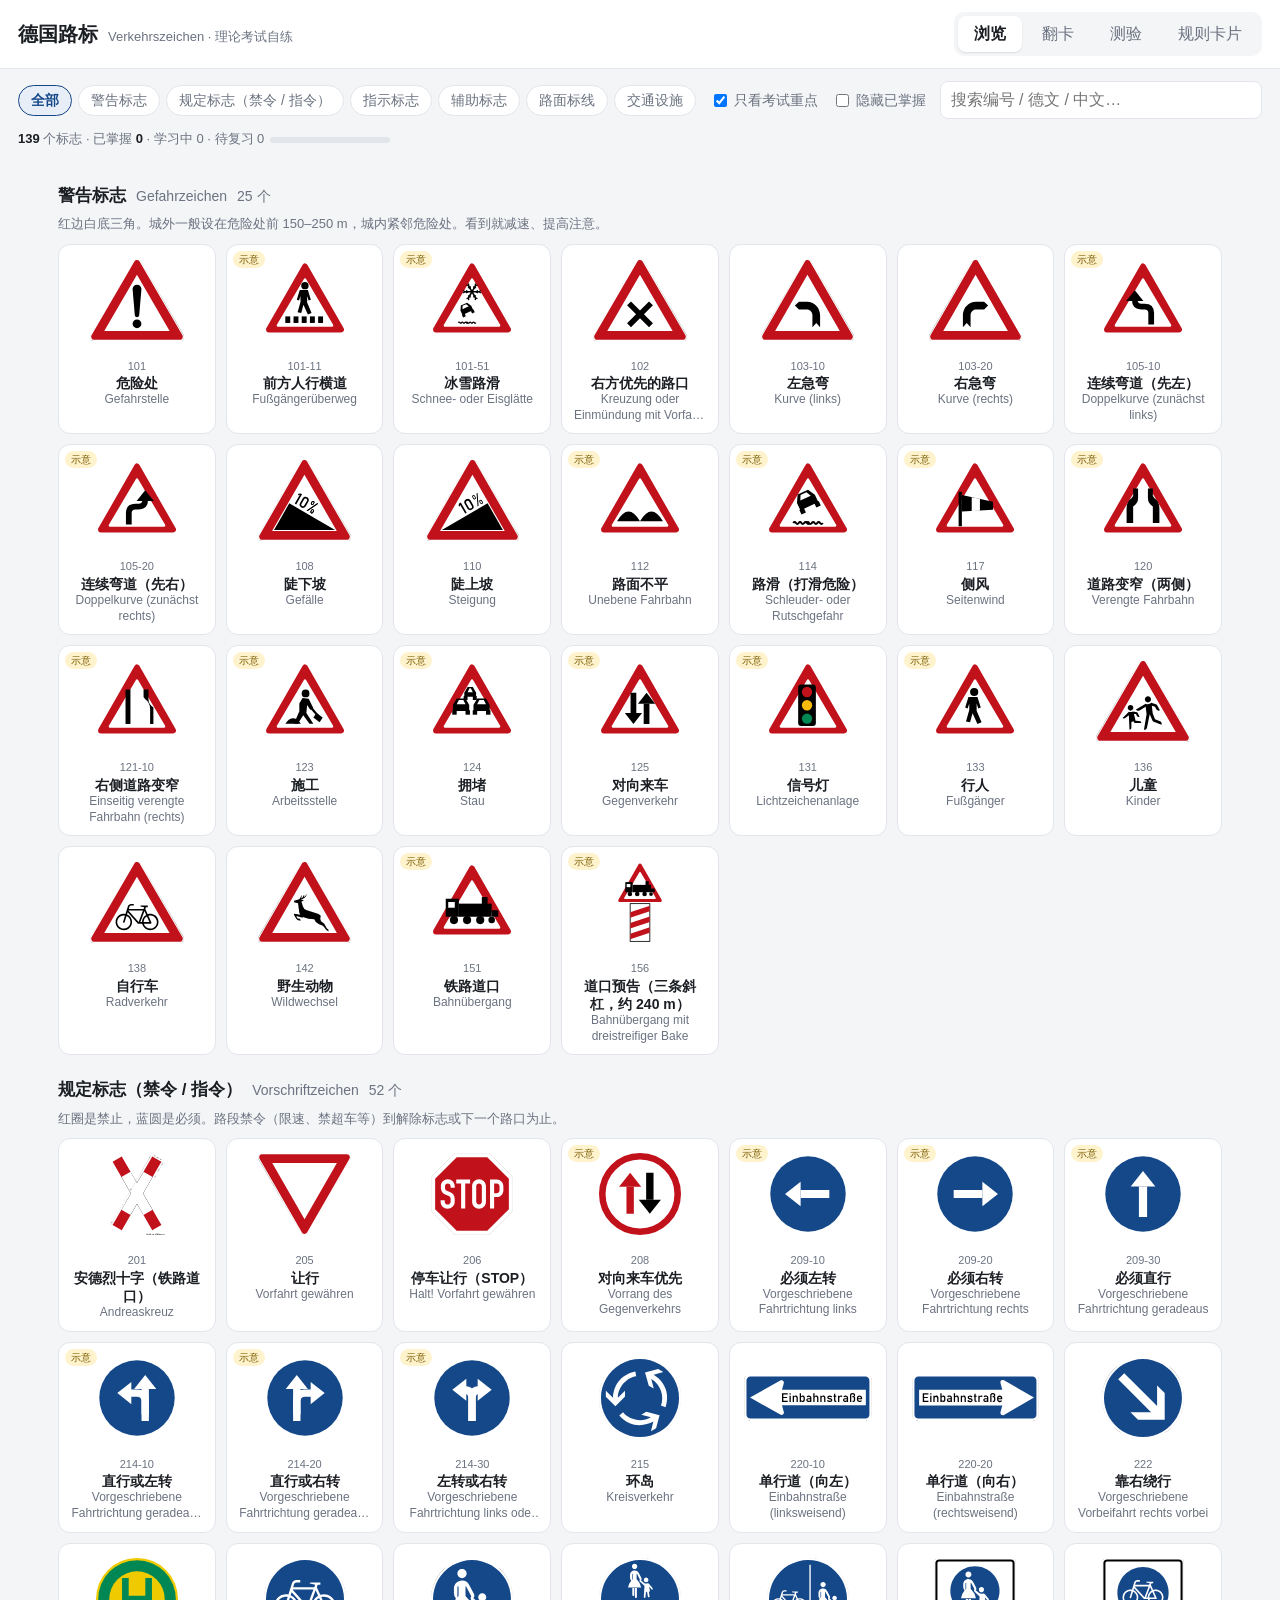
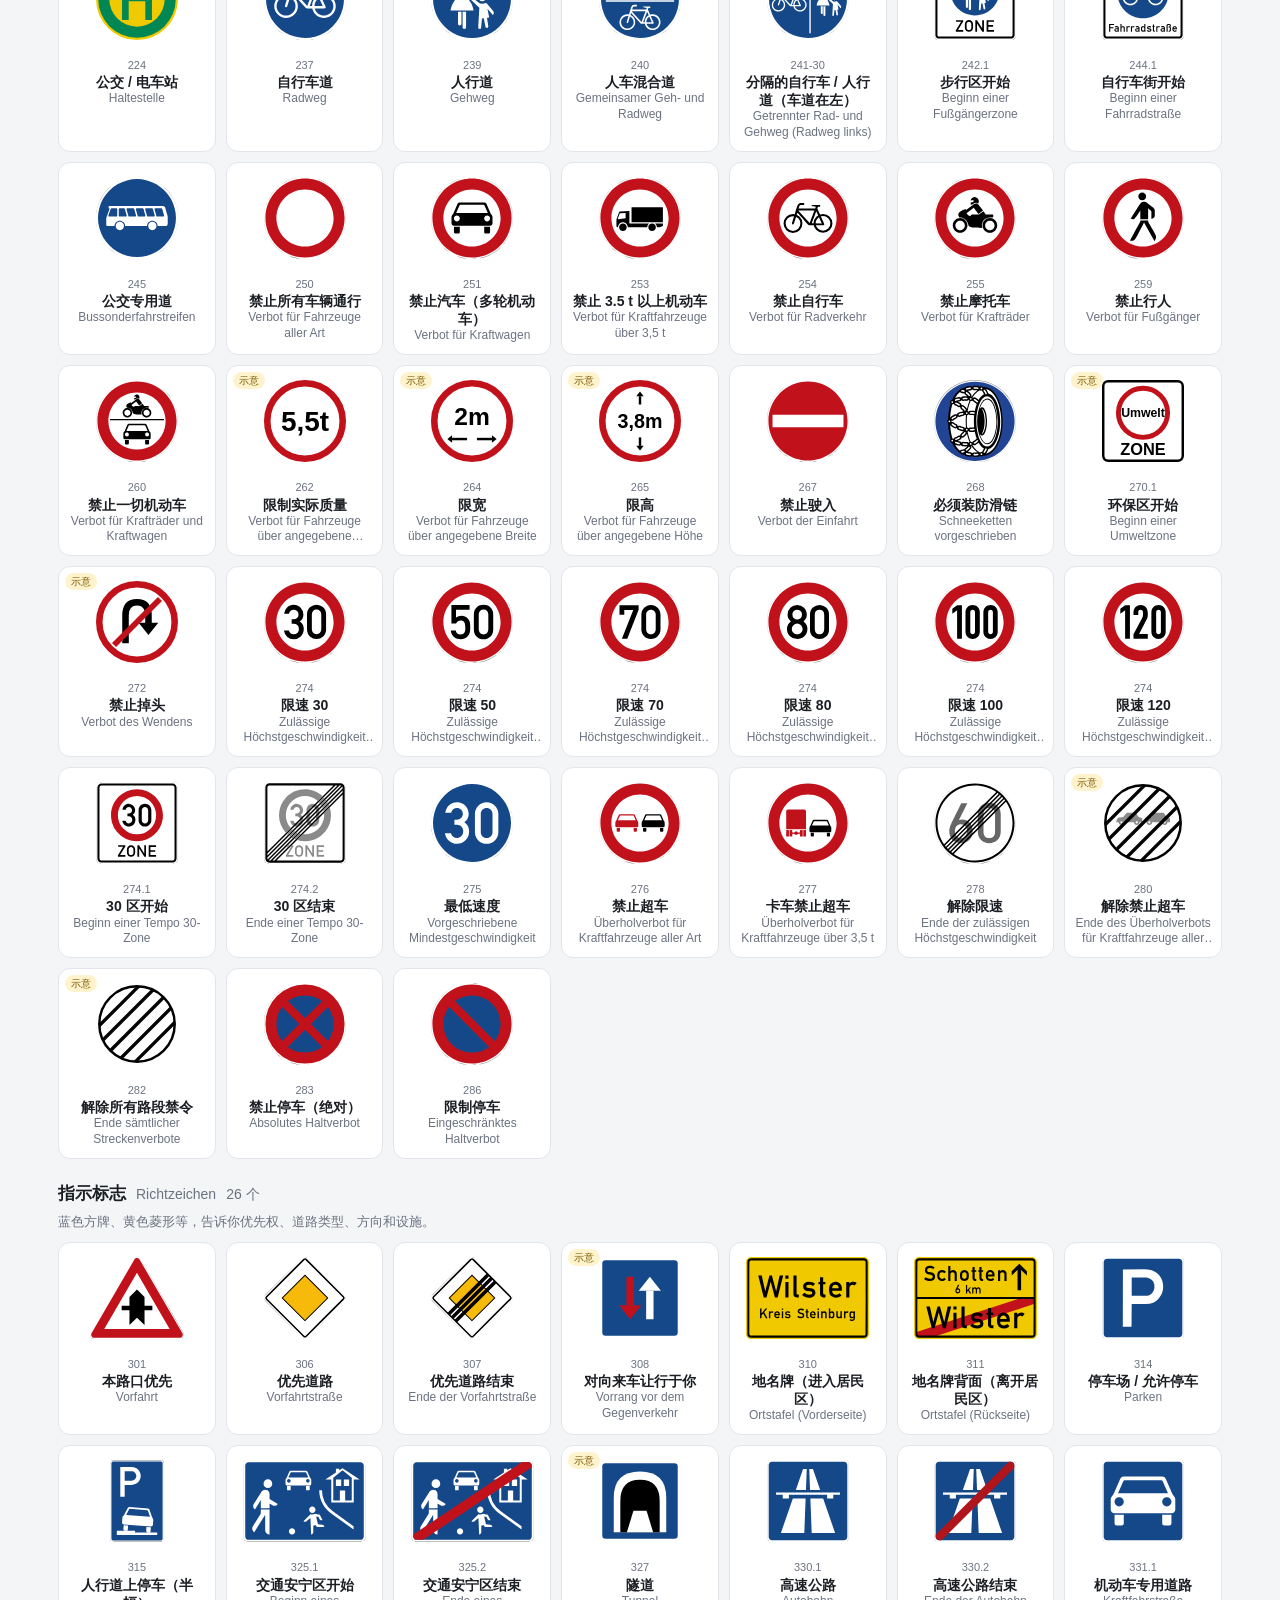
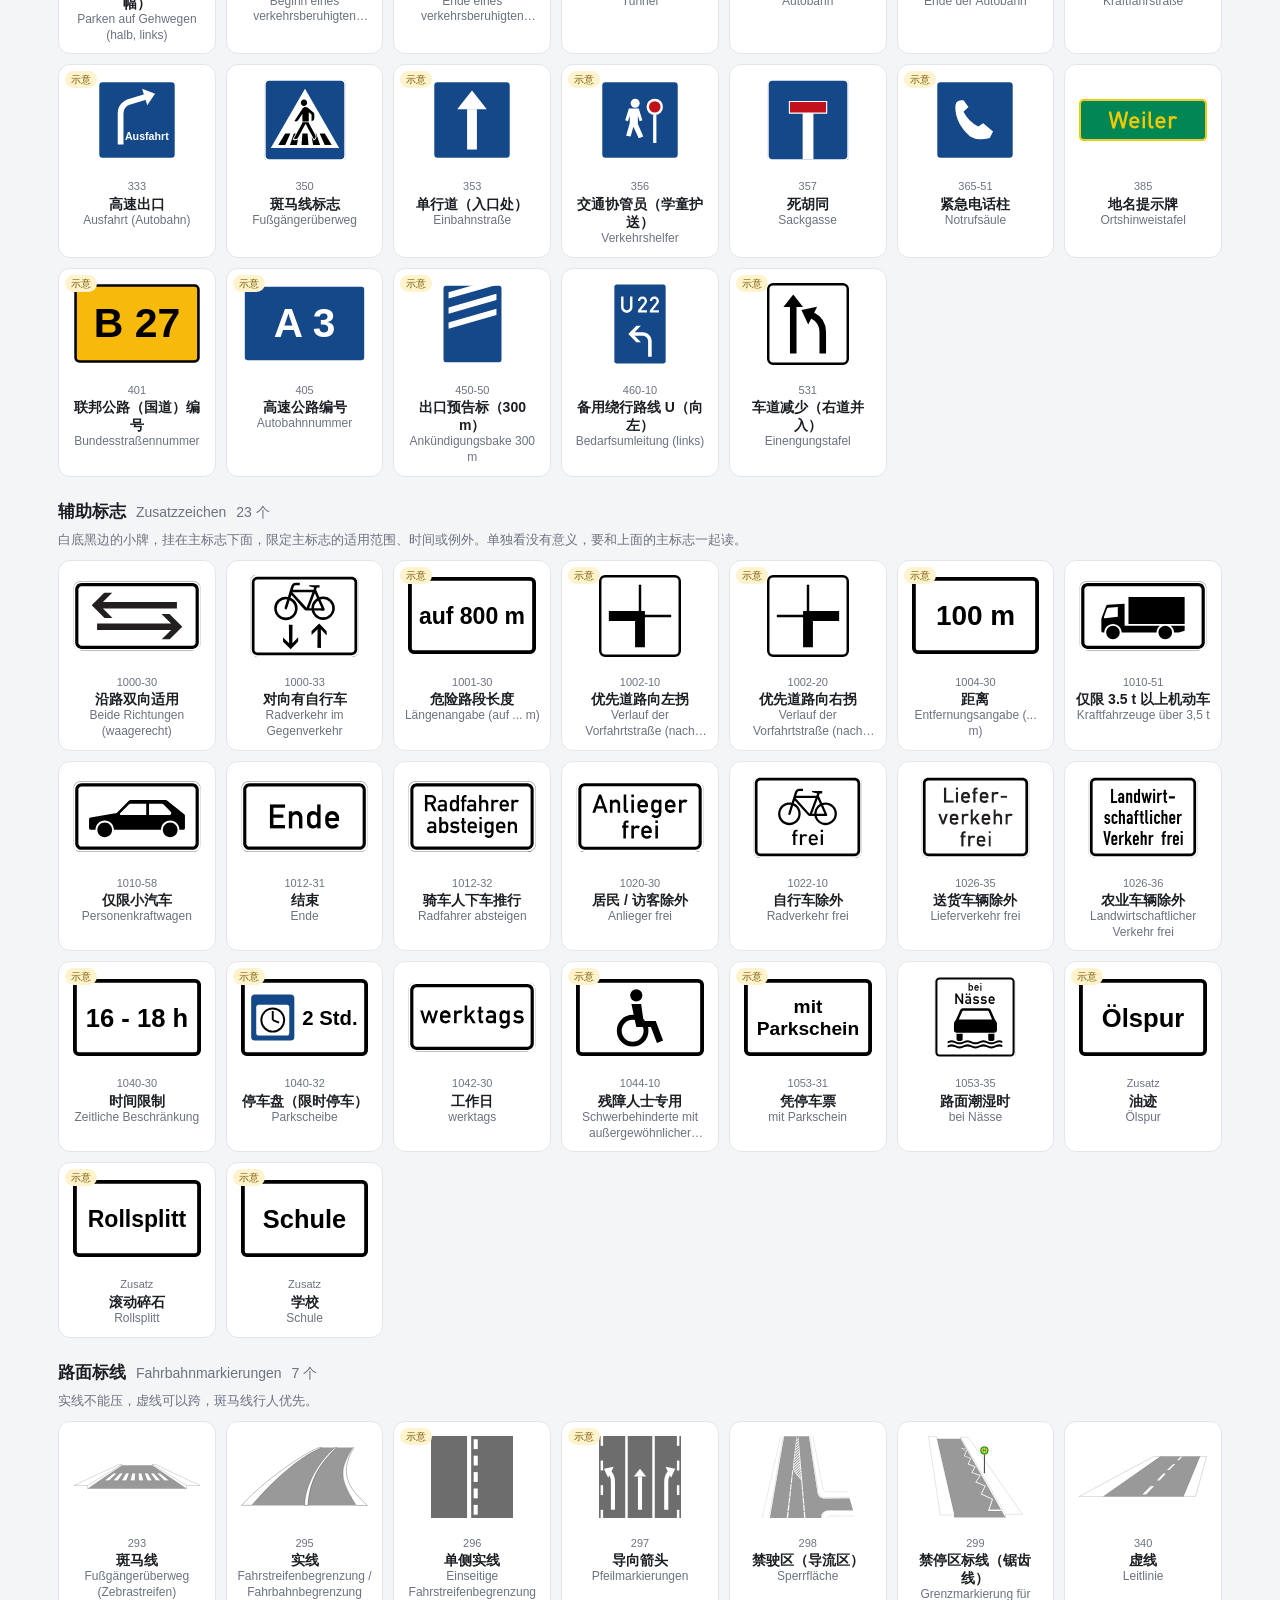
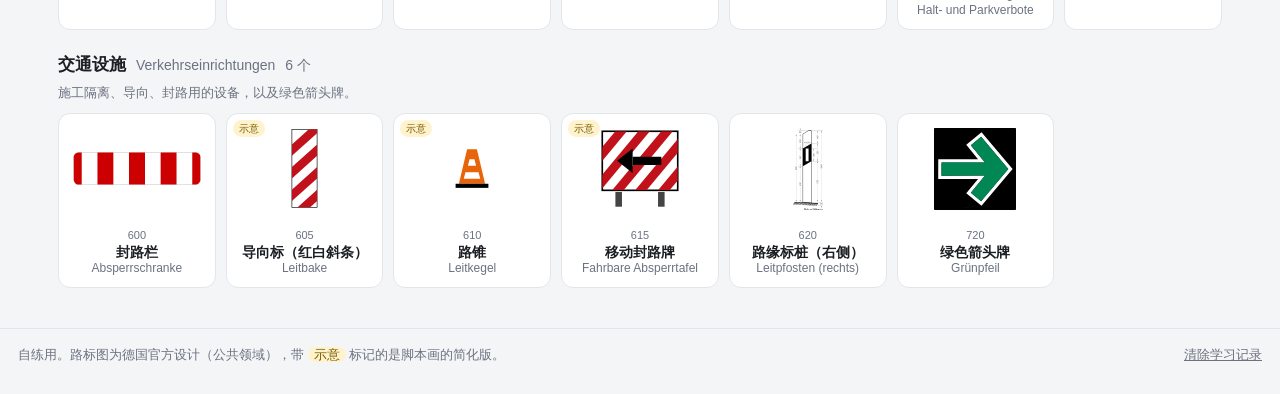
<file: index.html>
<!DOCTYPE html>
<html lang="zh-CN">
<head>
<meta charset="utf-8">
<meta name="viewport" content="width=device-width, initial-scale=1">
<title>德国路标 · 理论考试自练</title>
<link rel="stylesheet" href="app.css">
</head>
<body>
<header class="top">
  <div class="brand">
    <h1>德国路标</h1>
    <span class="sub">Verkehrszeichen · 理论考试自练</span>
  </div>
  <nav class="modes" role="tablist">
    <button data-mode="browse" class="on">浏览</button>
    <button data-mode="cards">翻卡</button>
    <button data-mode="quiz">测验</button>
    <button data-mode="rules">规则卡片</button>
  </nav>
</header>

<section class="filters">
  <div class="chips" id="cats"></div>
  <label class="toggle"><input type="checkbox" id="coreOnly" checked> 只看考试重点</label>
  <label class="toggle"><input type="checkbox" id="hideKnown"> 隐藏已掌握</label>
  <input type="search" id="search" placeholder="搜索编号 / 德文 / 中文…" autocomplete="off">
  <div class="stat" id="stat"></div>
</section>

<main id="main"></main>

<div class="modal" id="modal" hidden>
  <div class="modal-box" role="dialog" aria-modal="true">
    <button class="close" id="modalClose" aria-label="关闭">×</button>
    <div id="modalBody"></div>
  </div>
</div>

<footer class="foot">
  <span>自练用。路标图为德国官方设计（公共领域），带 <em>示意</em> 标记的是脚本画的简化版。</span>
  <button id="reset" class="link">清除学习记录</button>
</footer>

<script src="signs/signs.js"></script>
<script src="app.js"></script>
</body>
</html>
</file>
<file: app.css>
/* 布局：顶栏固定，筛选条，主区最大 1200px；颜色全部走 token，深色模式只换 token */
:root {
  --bg: #f4f5f7;
  --card: #ffffff;
  --ink: #1b1e23;
  --muted: #6b7280;
  --line: #e2e5ea;
  --accent: #154889;
  --accent-bg: #e8eef7;
  --red: #c1121c;
  --green: #0f8a4b;
  --yellow: #f7ba0b;
  --badge-bg: #fff3cd;
  --badge-fg: #7a5b00;
  --ok-bg: #e9f7ef;
  --bad-bg: #fdeaea;
  --shadow: rgba(0,0,0,.10);
  --radius: 12px;
}
@media (prefers-color-scheme: dark) {
  :root:not([data-theme="light"]) {
    --bg: #15171b; --card: #1f2227; --ink: #e8eaee; --muted: #9aa1ad; --line: #2e323a;
    --accent: #7fa6dc; --accent-bg: #22314a; --red: #e4565e; --green: #3fbf7a; --yellow: #f2c14e;
    --badge-bg: #4a3b10; --badge-fg: #f2d58a; --ok-bg: #1d3328; --bad-bg: #3b2224; --shadow: rgba(0,0,0,.5);
    color-scheme: dark;
  }
}
:root[data-theme="dark"] {
  --bg: #15171b; --card: #1f2227; --ink: #e8eaee; --muted: #9aa1ad; --line: #2e323a;
  --accent: #7fa6dc; --accent-bg: #22314a; --red: #e4565e; --green: #3fbf7a; --yellow: #f2c14e;
  --badge-bg: #4a3b10; --badge-fg: #f2d58a; --ok-bg: #1d3328; --bad-bg: #3b2224; --shadow: rgba(0,0,0,.5);
  color-scheme: dark;
}
* { box-sizing: border-box; }
html, body { margin: 0; background: var(--bg); color: var(--ink); overflow-x: hidden; font: 16px/1.5 -apple-system, "PingFang SC", "Noto Sans CJK SC", "Microsoft YaHei", Helvetica, Arial, sans-serif; }
button { font: inherit; cursor: pointer; }
h1 { font-size: 20px; margin: 0; }
em { font-style: normal; }

.top { display: flex; align-items: center; justify-content: space-between; gap: 12px; padding-block: 12px; padding-left: max(18px, env(safe-area-inset-left, 0px)); padding-right: max(18px, env(safe-area-inset-right, 0px)); background: var(--card); border-bottom: 1px solid var(--line); position: sticky; top: env(safe-area-inset-top, 0px); z-index: 5; }
body::before { content: ""; position: fixed; inset: 0 0 auto; height: env(safe-area-inset-top, 0px); z-index: 10; background: var(--card); }
.brand { display: flex; align-items: baseline; gap: 10px; flex-wrap: wrap; }
.sub { color: var(--muted); font-size: 13px; }
.modes { display: flex; gap: 4px; background: var(--bg); padding: 4px; border-radius: 10px; }
.modes button { border: 0; background: transparent; padding: 6px 16px; border-radius: 8px; color: var(--muted); white-space: nowrap; }
.modes button.on { background: var(--card); color: var(--ink); box-shadow: 0 1px 2px var(--shadow); font-weight: 600; }

.filters { display: flex; flex-wrap: wrap; align-items: center; gap: 10px 14px; padding-block: 12px; padding-left: max(18px, env(safe-area-inset-left, 0px)); padding-right: max(18px, env(safe-area-inset-right, 0px)); }
.chips { display: flex; flex-wrap: wrap; gap: 6px; }
.chips button { border: 1px solid var(--line); background: var(--card); padding: 4px 12px; border-radius: 999px; font-size: 14px; color: var(--muted); }
button:focus-visible, input:focus-visible { outline: 2px solid var(--accent); outline-offset: 2px; }
@media (prefers-reduced-motion: reduce) { * { transition: none !important; } }
.chips button.on { border-color: var(--accent); color: var(--accent); background: var(--accent-bg); font-weight: 600; }
.toggle { font-size: 14px; color: var(--muted); display: flex; align-items: center; gap: 4px; }
#search { flex: 1 1 180px; min-width: 160px; padding: 6px 10px; border: 1px solid var(--line); border-radius: 8px; font: inherit; background: var(--card); color: var(--ink); }
.stat { font-size: 13px; color: var(--muted); white-space: nowrap; }
.stat b { color: var(--ink); }
.bar { display: inline-block; vertical-align: middle; width: 120px; height: 6px; background: var(--line); border-radius: 3px; overflow: hidden; margin-left: 6px; }
.bar i { display: block; height: 100%; background: var(--green); }

main { padding-block: 0 40px; padding-left: max(18px, env(safe-area-inset-left, 0px)); padding-right: max(18px, env(safe-area-inset-right, 0px)); max-width: 1200px; margin: 0 auto; }

/* 浏览 */
.cat-head { margin: 22px 0 6px; display: flex; align-items: baseline; gap: 10px; flex-wrap: wrap; }
.cat-head h2 { font-size: 17px; margin: 0; }
.cat-head .de { color: var(--muted); font-size: 14px; }
.cat-note { color: var(--muted); font-size: 13px; margin: 0 0 10px; }
.grid { display: grid; grid-template-columns: repeat(auto-fill, minmax(150px, 1fr)); gap: 10px; }
.card { background: var(--card); border: 1px solid var(--line); border-radius: var(--radius); padding: 10px; text-align: center; cursor: pointer; position: relative; transition: box-shadow .15s; }
.card:hover { box-shadow: 0 3px 12px var(--shadow); }
.card img { width: 100%; height: 90px; object-fit: contain; }
.card img, .big img, .detail img, .opt img, .rule-img { background: #fff; border-radius: 8px; padding: 4px; }
.card .nr { font-size: 11px; color: var(--muted); margin-top: 6px; }
.card .zh { font-size: 14px; font-weight: 600; line-height: 1.3; }
.card .de { font-size: 12px; color: var(--muted); line-height: 1.3; overflow: hidden; text-overflow: ellipsis; display: -webkit-box; -webkit-line-clamp: 2; -webkit-box-orient: vertical; }
.badge { position: absolute; top: 6px; left: 6px; font-size: 10px; padding: 1px 6px; border-radius: 999px; background: var(--badge-bg); color: var(--badge-fg); }
.dot { position: absolute; top: 8px; right: 8px; width: 9px; height: 9px; border-radius: 50%; }
.dot.ok { background: var(--green); }
.dot.bad { background: var(--red); }
.dot.mid { background: var(--yellow); }
.empty { color: var(--muted); padding: 40px; text-align: center; }

/* 详情 */
.modal { position: fixed; inset: 0; background: rgba(0,0,0,.45); display: flex; align-items: center; justify-content: center; z-index: 10; padding: 16px; }
.modal[hidden] { display: none; }
.modal-box { background: var(--card); border-radius: 16px; max-width: 560px; width: 100%; max-height: 90vh; overflow: auto; padding: 24px; position: relative; }
.close { position: absolute; top: 8px; right: 10px; border: 0; background: transparent; font-size: 26px; color: var(--muted); line-height: 1; }
.detail { display: flex; gap: 20px; align-items: flex-start; }
.detail img { width: 150px; height: 150px; object-fit: contain; flex: none; }
.detail .nr { color: var(--muted); font-size: 13px; }
.detail h3 { margin: 2px 0 0; font-size: 20px; }
.detail .de { color: var(--muted); margin: 0 0 10px; }
.detail .meaning { margin: 0; }
.detail .cat { font-size: 13px; color: var(--muted); margin-top: 10px; }
.detail .drawn { font-size: 12px; color: var(--badge-fg); background: var(--badge-bg); padding: 2px 8px; border-radius: 999px; display: inline-block; margin-top: 10px; }
.detail .rec { font-size: 12px; color: var(--muted); margin-top: 8px; }

/* 翻卡 / 测验 */
.stage { max-width: 640px; margin: 20px auto 0; }
.big { background: var(--card); border: 1px solid var(--line); border-radius: 16px; padding: 24px; text-align: center; min-height: 300px; display: flex; flex-direction: column; align-items: center; justify-content: center; gap: 10px; cursor: pointer; }
.big img { width: min(260px, 60vw); height: min(260px, 60vw); object-fit: contain; }
.big .hint { color: var(--muted); font-size: 14px; }
.big .zh { font-size: 24px; font-weight: 700; }
.big .de { color: var(--muted); }
.big .nr { color: var(--muted); font-size: 13px; }
.big .meaning { text-align: left; margin: 6px 0 0; max-width: 520px; }
.actions { display: flex; gap: 10px; justify-content: center; margin-top: 14px; flex-wrap: wrap; }
.btn { border: 1px solid var(--line); background: var(--card); color: var(--ink); padding: 10px 22px; border-radius: 10px; font-size: 16px; }
.btn.ok { border-color: var(--green); color: var(--green); font-weight: 600; }
.btn.bad { border-color: var(--red); color: var(--red); font-weight: 600; }
.btn.primary { background: var(--accent); color: var(--card); border-color: var(--accent); }
.kbd { font-size: 12px; color: var(--muted); text-align: center; margin-top: 10px; }
kbd { border: 1px solid var(--line); border-bottom-width: 2px; border-radius: 4px; padding: 0 5px; font-family: inherit; background: var(--card); }

.quiz-opts { display: grid; gap: 10px; margin-top: 14px; }
.opt { border: 1px solid var(--line); background: var(--card); color: var(--ink); border-radius: 10px; padding: 12px 14px; text-align: left; display: flex; gap: 12px; align-items: center; }
.opt .k { flex: none; width: 24px; height: 24px; border-radius: 50%; background: var(--bg); color: var(--muted); font-size: 13px; display: flex; align-items: center; justify-content: center; }
.opt .de { color: var(--muted); font-size: 13px; }
.opt img { width: 120px; height: 120px; object-fit: contain; flex: 1; }
.opt.right { border-color: var(--green); background: var(--ok-bg); }
.opt.wrong { border-color: var(--red); background: var(--bad-bg); }
.opt:disabled { cursor: default; color: inherit; opacity: 1; }
.quiz-q { font-size: 20px; font-weight: 700; }
.quiz-sub { color: var(--muted); }
.feedback { margin-top: 14px; background: var(--card); border: 1px solid var(--line); border-radius: 10px; padding: 14px; }
.feedback.right { border-color: var(--green); }
.feedback.wrong { border-color: var(--red); }
.feedback .de { color: var(--muted); font-size: 14px; }
.score { text-align: center; color: var(--muted); font-size: 14px; margin-bottom: 10px; }
.score b { color: var(--ink); }
.quiz-type { display: flex; gap: 6px; justify-content: center; margin-bottom: 12px; }
.quiz-type button { border: 1px solid var(--line); background: var(--card); padding: 4px 12px; border-radius: 999px; font-size: 14px; color: var(--muted); }
.quiz-type { flex-wrap: wrap; }
.quiz-type button.on { border-color: var(--accent); color: var(--accent); background: var(--accent-bg); }

.foot { display: flex; justify-content: space-between; gap: 12px; flex-wrap: wrap; padding-block: 16px 30px; padding-left: max(18px, env(safe-area-inset-left, 0px)); padding-right: max(18px, env(safe-area-inset-right, 0px)); color: var(--muted); font-size: 13px; border-top: 1px solid var(--line); }
.foot em { background: var(--badge-bg); color: var(--badge-fg); padding: 0 6px; border-radius: 999px; }
.link { border: 0; background: transparent; color: var(--muted); text-decoration: underline; font-size: 13px; padding: 0; }

@media (max-width: 640px) {
  .top { padding-block: 10px; padding-left: max(16px, env(safe-area-inset-left, 0px)); padding-right: max(16px, env(safe-area-inset-right, 0px)); }
  .top { flex-wrap: wrap; }
  .modes { width: 100%; justify-content: space-between; }
  .modes button { padding: 6px 10px; flex: 1; }
  .stat { white-space: normal; }
  .filters, main, .foot { padding-left: max(16px, env(safe-area-inset-left, 0px)); padding-right: max(16px, env(safe-area-inset-right, 0px)); }
  .grid { grid-template-columns: repeat(auto-fill, minmax(120px, 1fr)); gap: 8px; }
  .card img { height: 72px; }
  .detail { flex-direction: column; align-items: center; text-align: center; }
  .detail .meaning { text-align: left; }
}

/* 规则卡片 */
.big.rule { gap: 8px; }
.rule-img { width: 110px; height: 110px; object-fit: contain; }
.big .rule-q { font-size: 21px; font-weight: 600; line-height: 1.4; max-width: 520px; }
.big.rule .zh { color: var(--accent); }
.stage.wide { max-width: 860px; }
.rule-row { background: var(--card); border: 1px solid var(--line); border-radius: var(--radius); padding: 12px 16px 12px 28px; margin-bottom: 8px; position: relative; }
.rule-row .dot { top: 18px; left: 11px; right: auto; }
.rule-row .rule-q { font-weight: 600; }
.rule-row .rule-a { color: var(--accent); font-weight: 600; margin-top: 2px; }
.rule-row .de { color: var(--muted); font-size: 13px; }
.rule-row .rule-note { color: var(--muted); font-size: 14px; margin-top: 4px; }
</file>
